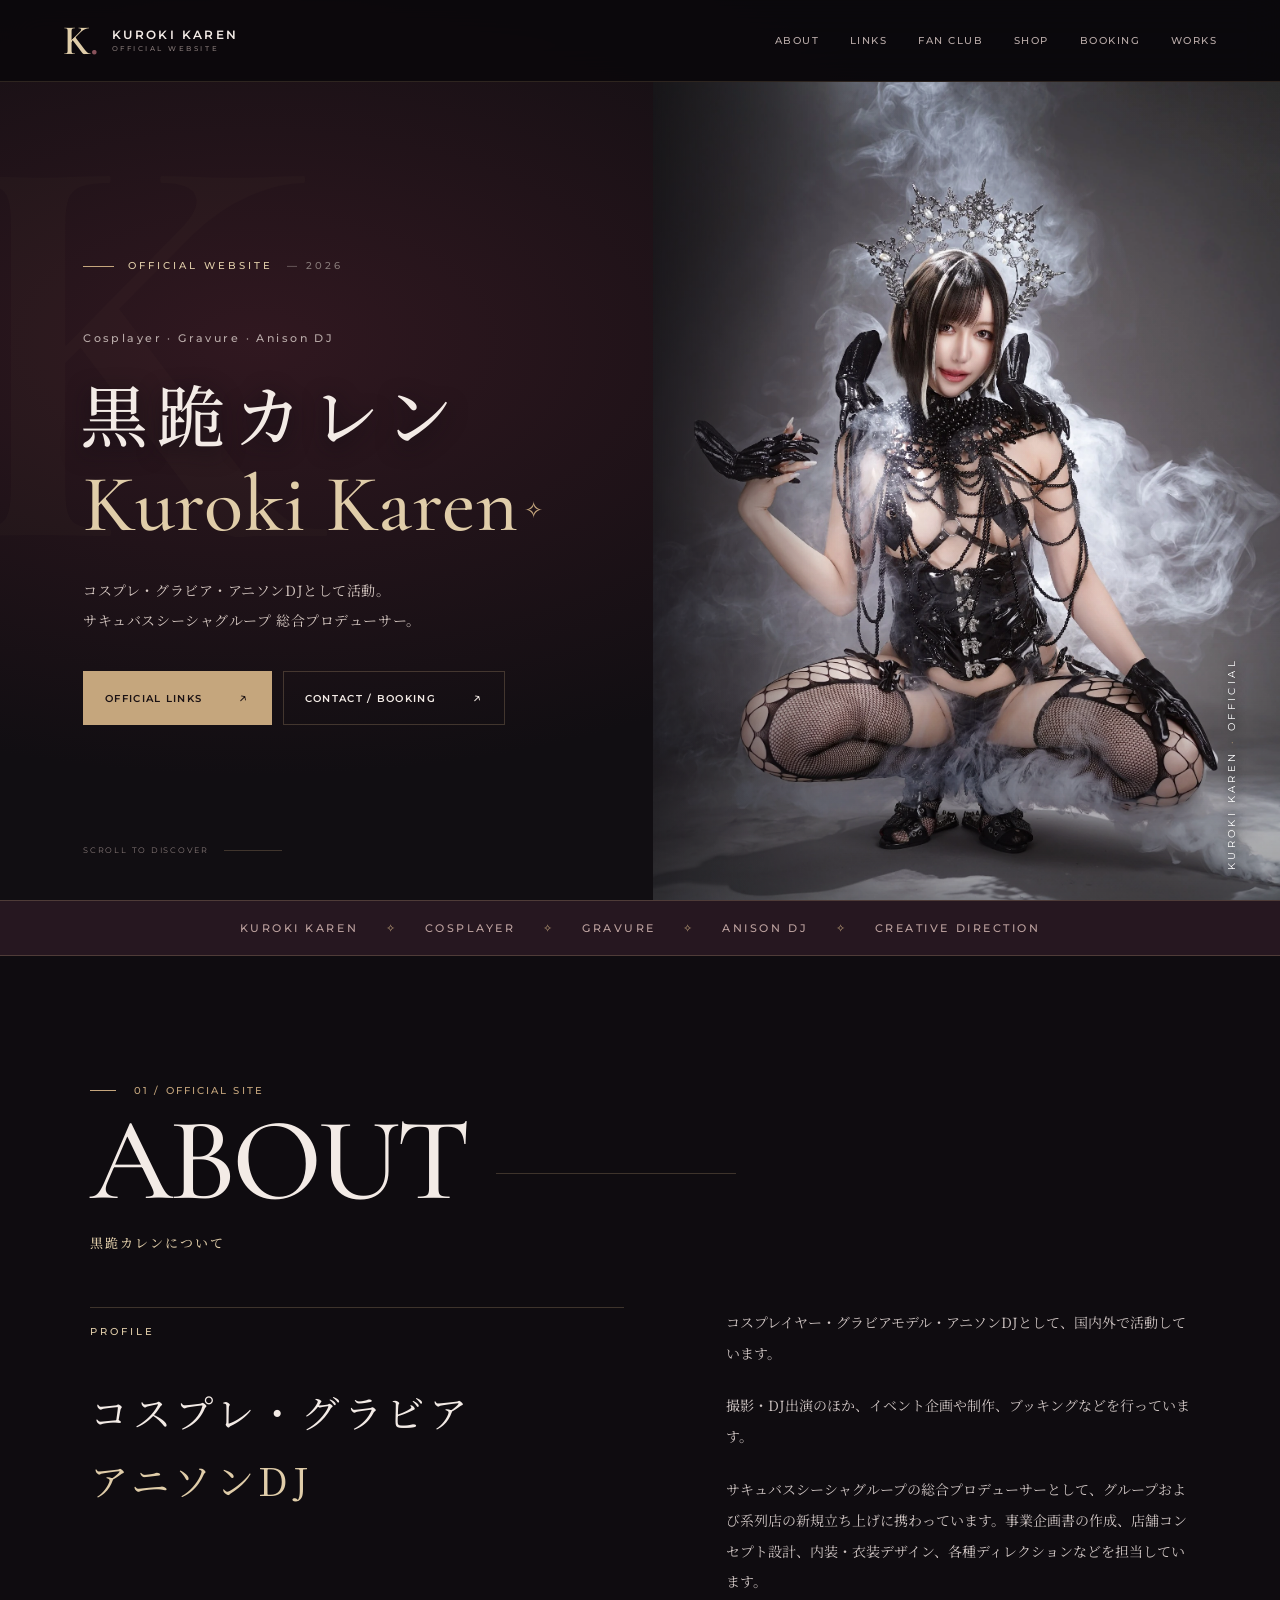
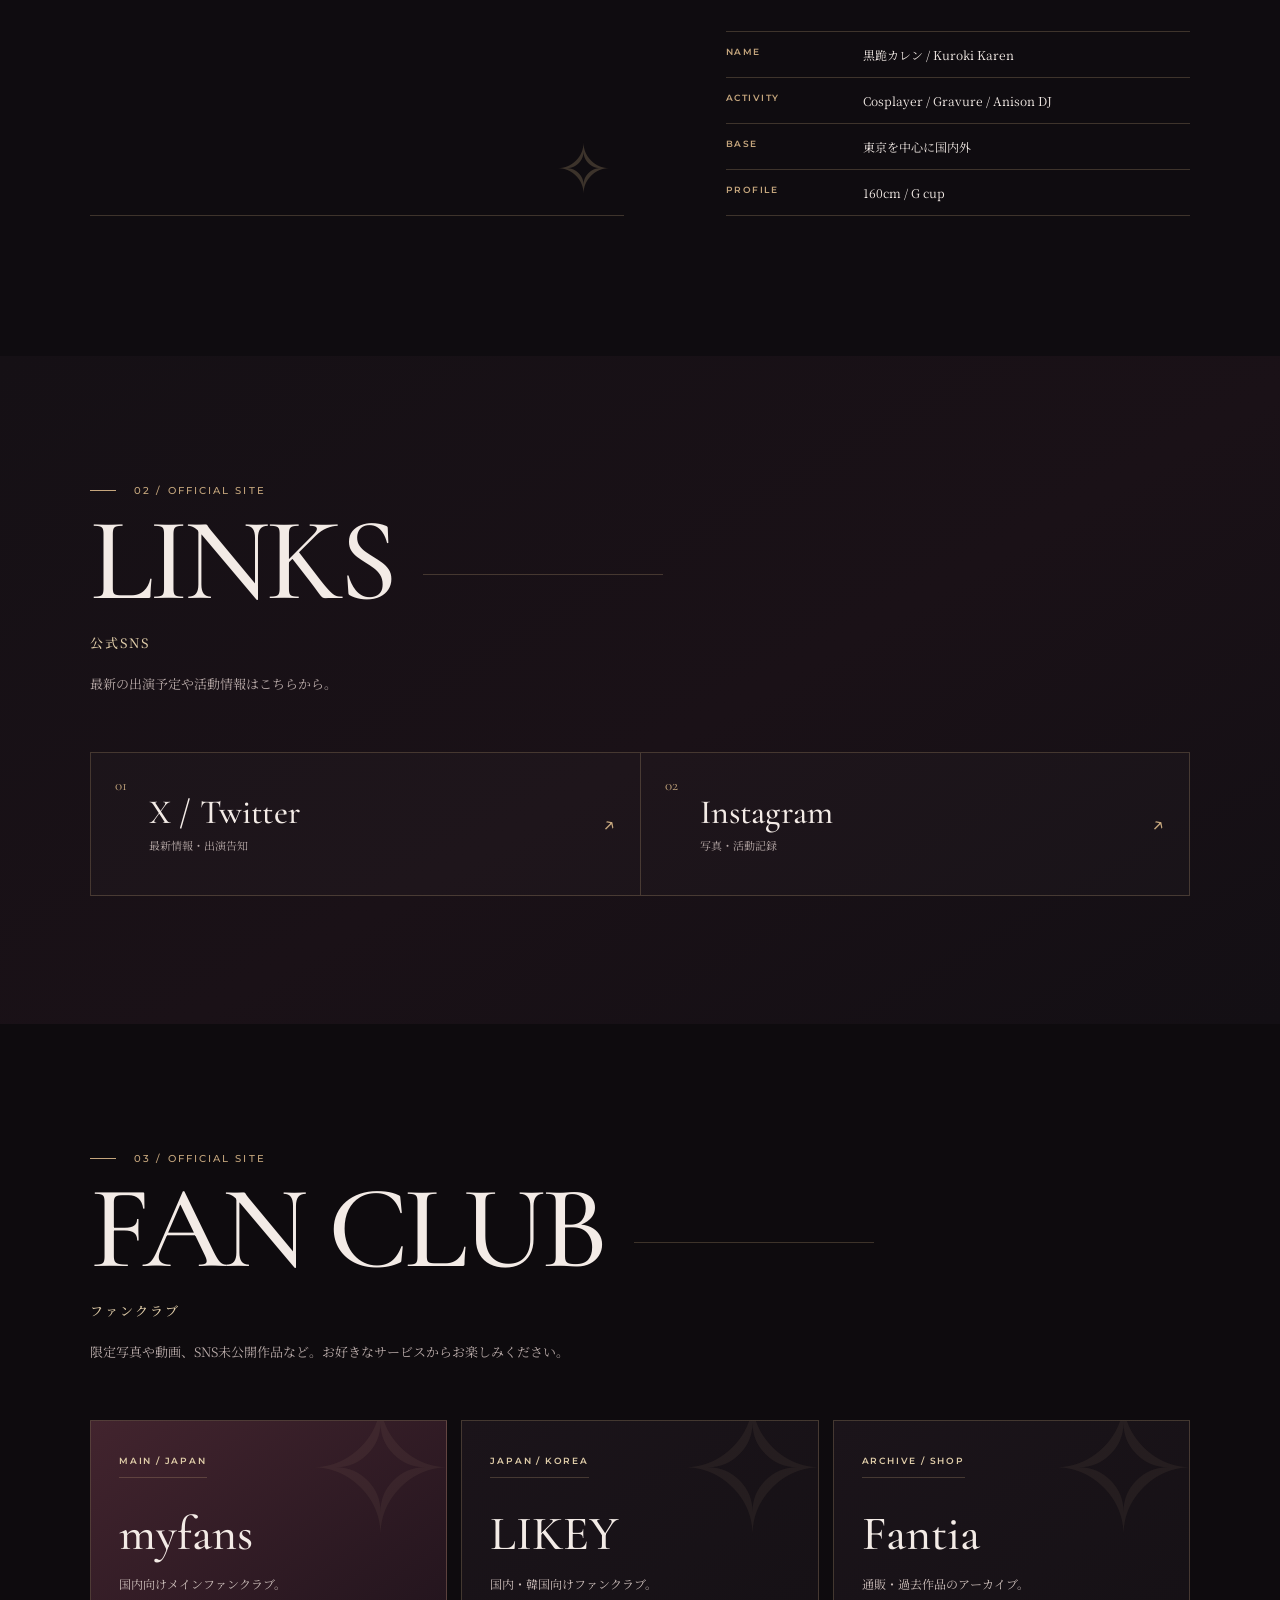
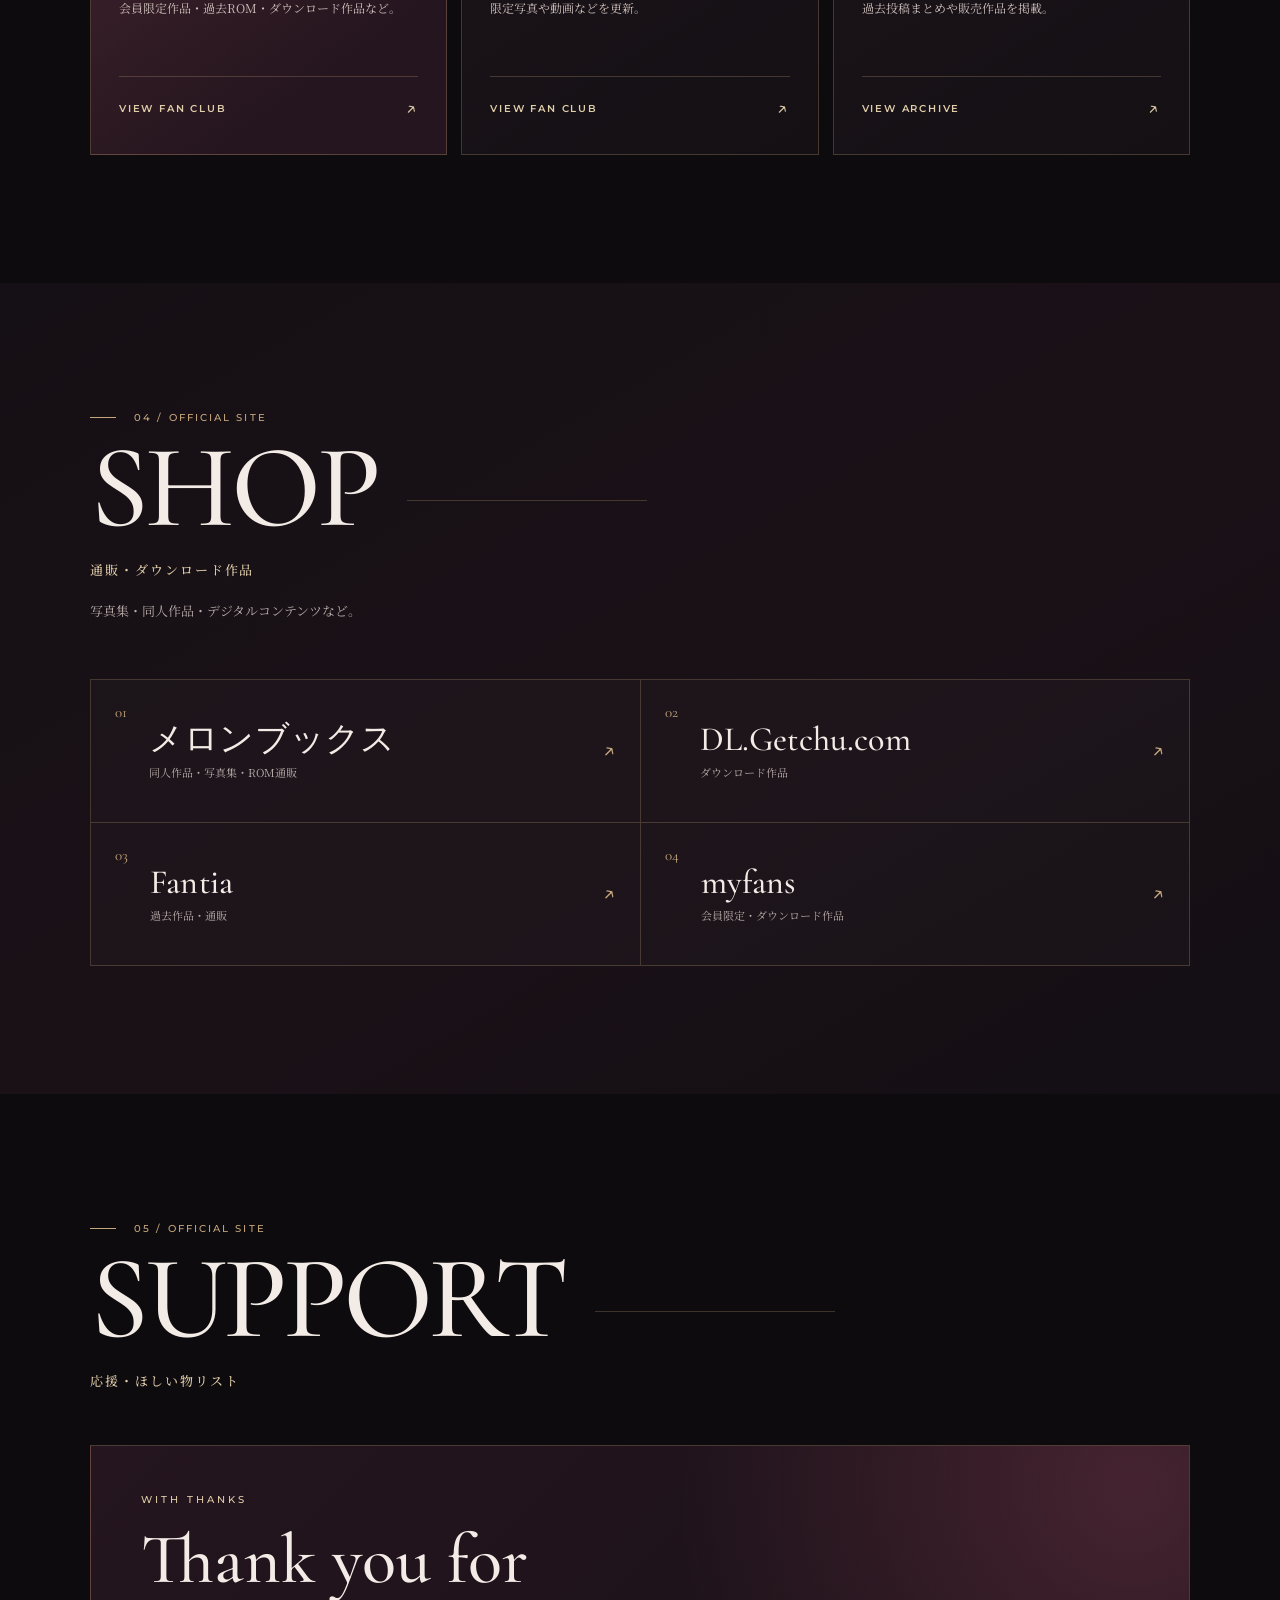
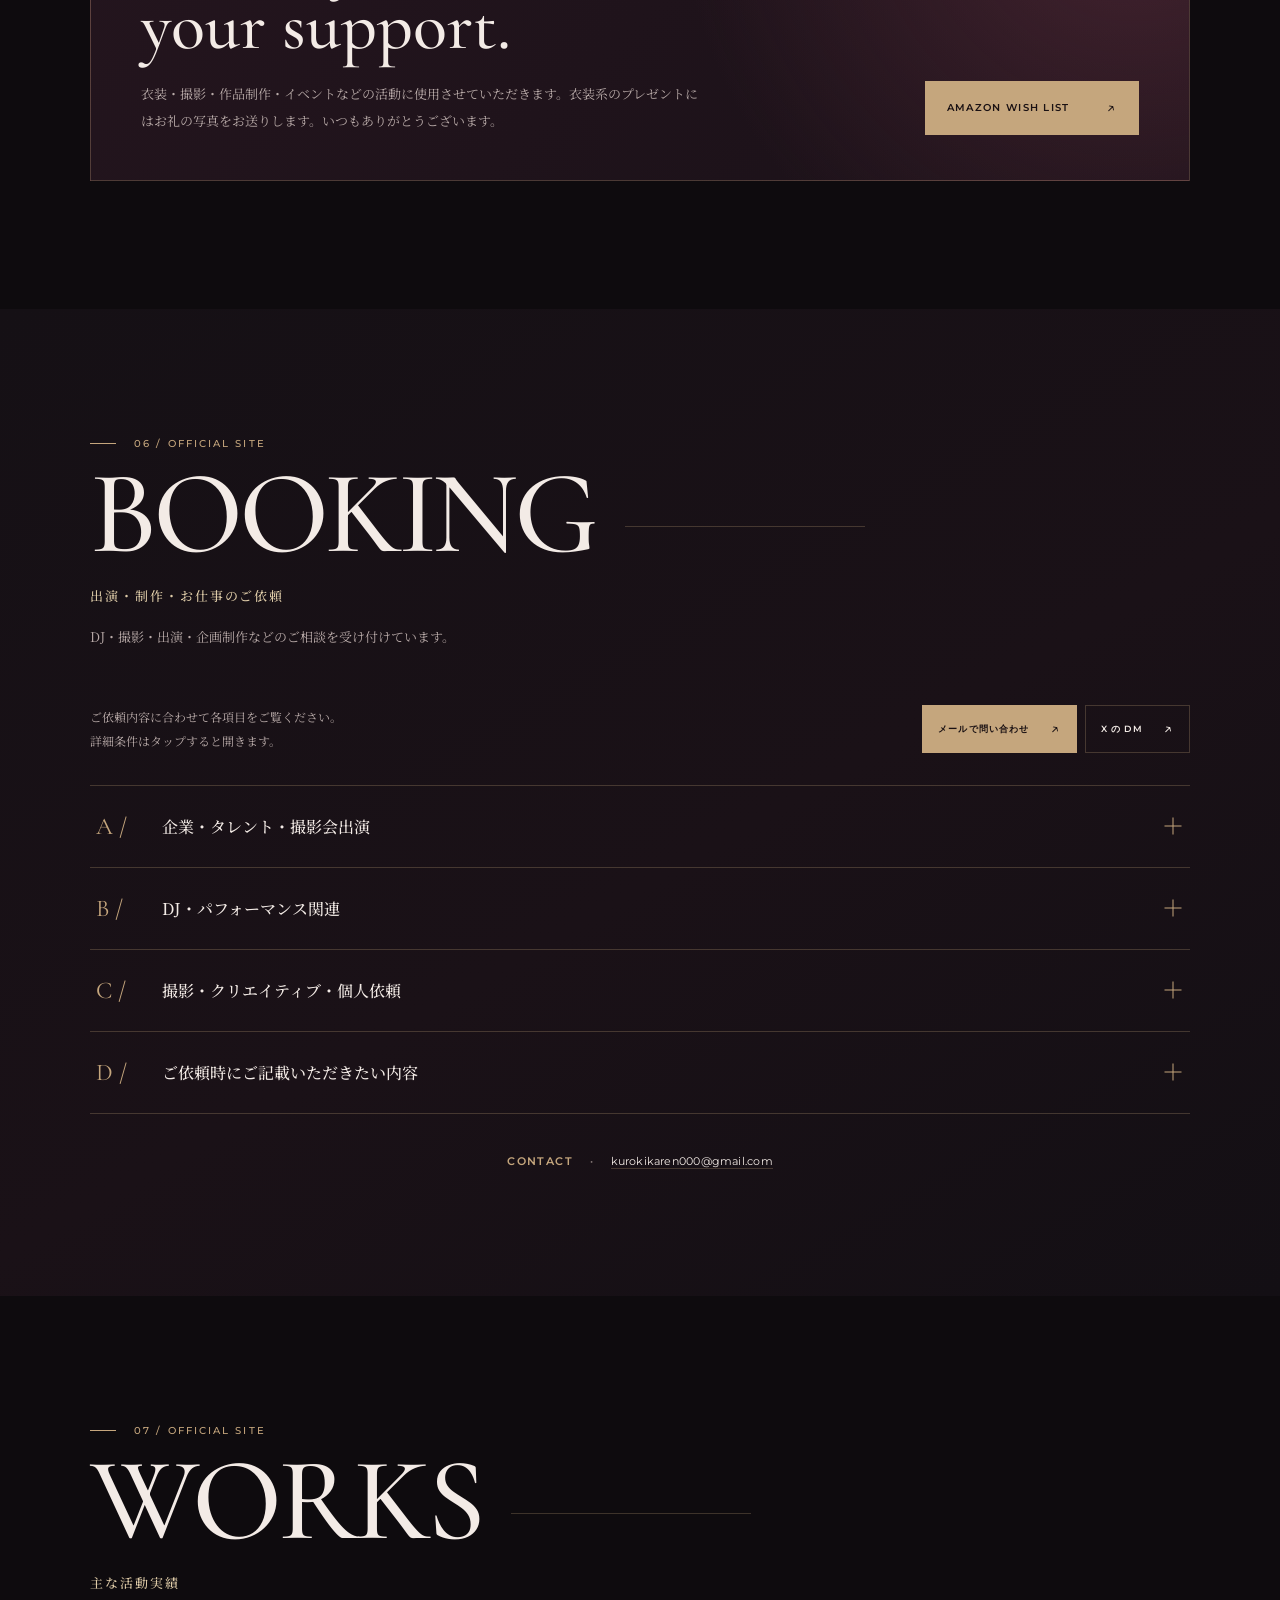
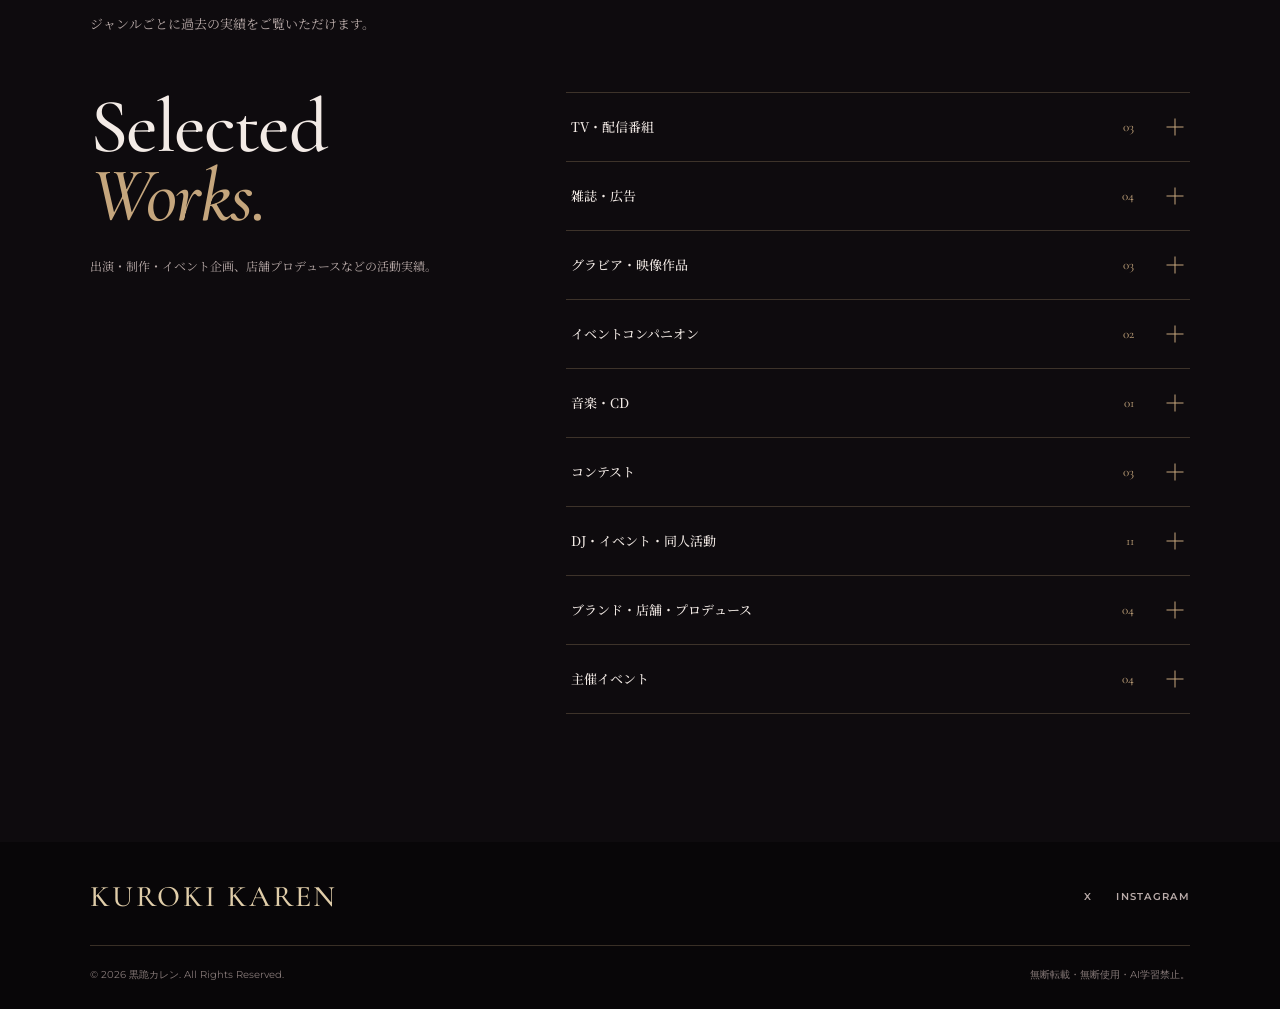
<file: index.html>
<!doctype html>
<html lang="ja">
<head>
<meta charset="utf-8" />
<meta name="viewport" content="width=device-width, initial-scale=1, viewport-fit=cover" />
<title>黒跪カレン｜KUROKI KAREN OFFICIAL SITE</title>
<meta name="description" content="黒跪カレン Kuroki Karen 公式サイト。コスプレイヤー、グラビア、アニソンDJ。SNS・ファンクラブ・作品・お仕事のご依頼はこちら。" />
<meta name="theme-color" content="#0e0b0e" />
<link rel="canonical" href="https://kurokikaren000.github.io/" />
<link rel="icon" type="image/png" href="favicon.png" />
<link rel="apple-touch-icon" href="favicon.png" />
<meta property="og:type" content="website" /><meta property="og:title" content="黒跪カレン｜KUROKI KAREN OFFICIAL SITE" /><meta property="og:description" content="Cosplayer / Gravure / Anison DJ — 黒跪カレン 公式サイト" /><meta property="og:url" content="https://kurokikaren000.github.io/" /><meta property="og:image" content="https://kurokikaren000.github.io/ogp.webp" />
<meta name="twitter:card" content="summary_large_image" /><meta name="twitter:image" content="https://kurokikaren000.github.io/ogp.webp" />
<link rel="preconnect" href="https://fonts.googleapis.com"><link rel="preconnect" href="https://fonts.gstatic.com" crossorigin>
<link href="https://fonts.googleapis.com/css2?family=Cormorant+Garamond:wght@400;500;600;700&family=Noto+Serif+JP:wght@400;500;600&family=Montserrat:wght@400;500;600;700&display=swap" rel="stylesheet" />
<link rel="stylesheet" href="style.css?v=20261023" />
<style>
/* WORKS: event link is visible, keyboard-accessible and iPhone-tappable. */
.work-list .work-event-link{color:var(--gold-pale);text-decoration:underline;text-underline-offset:4px;text-decoration-thickness:1px;display:inline-block;min-height:36px;padding:5px 0;font-weight:600;}
.work-list .work-event-link:hover,.work-list .work-event-link:focus-visible{color:var(--gold);text-decoration-thickness:2px;}
</style>
</head>
<body>
<a class="skip-link" href="#main">本文へスキップ</a>
<header class="site-header" id="top">
 <a href="#top" class="brand" aria-label="黒跪カレン ホームへ"><span class="brand-symbol">K<span class="brand-dot">.</span></span><span class="brand-text">KUROKI KAREN<small>OFFICIAL WEBSITE</small></span></a>
 <nav class="desktop-nav" aria-label="メインメニュー"><a href="#about">ABOUT</a><a href="#links">LINKS</a><a href="#fanclub">FAN CLUB</a><a href="#shop">SHOP</a><a href="#booking">BOOKING</a><a href="#works">WORKS</a></nav>
 <button class="menu-toggle" id="menu-toggle" type="button" aria-label="メニューを開く" aria-expanded="false" aria-controls="mobile-nav"><span></span><span></span><span></span></button>
 <nav class="mobile-nav" id="mobile-nav" aria-label="スマートフォンメニュー" inert><a href="#about">ABOUT</a><a href="#links">LINKS</a><a href="#fanclub">FAN CLUB</a><a href="#shop">SHOP</a><a href="#booking">BOOKING</a><a href="#works">WORKS</a></nav>
</header>
<main id="main">
<section class="hero" aria-labelledby="hero-title">
 <div class="hero-media"><img class="hero-image" src="hero.webp" alt="黒い衣装と装飾冠をまといスモークに包まれた黒跪カレン" fetchpriority="high" width="1537" height="2048"/><div class="hero-image-shade"></div><div class="hero-image-sign">KUROKI KAREN <span>·</span> OFFICIAL</div></div>
 <div class="hero-copy"><div class="hero-copy-inner"><div class="eyebrow"><i></i> OFFICIAL WEBSITE <span>— 2026</span></div><p class="hero-overline">Cosplayer · Gravure · Anison DJ</p><h1 id="hero-title">黒跪カレン</h1><p class="hero-roman">Kuroki Karen<span class="star">✧</span></p><p class="hero-intro">コスプレ・グラビア・アニソンDJとして活動。<br>サキュバスシーシャグループ 総合プロデューサー。</p><div class="hero-actions"><a class="button button-primary" href="#links">OFFICIAL LINKS <span>↗</span></a><a class="button button-ghost" href="#booking">CONTACT / BOOKING <span>↗</span></a></div></div><p class="hero-scroll"><span>SCROLL TO DISCOVER</span><i></i></p></div>
</section>
<div class="ticker" aria-hidden="true"><span>KUROKI KAREN <b>✧</b> COSPLAYER <b>✧</b> GRAVURE <b>✧</b> ANISON DJ <b>✧</b> CREATIVE DIRECTION</span></div>
<section id="about" class="section about-section" aria-labelledby="about-title">
 <div class="section-title reveal"><div class="section-counter">01 / OFFICIAL SITE</div><h2 class="section-heading" id="about-title">ABOUT<span class="title-line" aria-hidden="true"></span></h2><p class="section-ja">黒跪カレンについて</p></div>
 <div class="about-layout"><div class="about-statement reveal"><span class="label-caps">PROFILE</span><p class="statement-jp">コスプレ・グラビア<br><em>アニソンDJ</em></p><span class="statement-mark">✧</span></div><div class="about-copy reveal"><p>コスプレイヤー・グラビアモデル・アニソンDJとして、国内外で活動しています。</p><p>撮影・DJ出演のほか、イベント企画や制作、ブッキングなどを行っています。</p><p>サキュバスシーシャグループの総合プロデューサーとして、グループおよび系列店の新規立ち上げに携わっています。事業企画書の作成、店舗コンセプト設計、内装・衣装デザイン、各種ディレクションなどを担当しています。</p><div class="about-facts"><div><small>NAME</small><strong>黒跪カレン / Kuroki Karen</strong></div><div><small>ACTIVITY</small><strong>Cosplayer / Gravure / Anison DJ</strong></div><div><small>BASE</small><strong>東京を中心に国内外</strong></div><div><small>PROFILE</small><strong>160cm / G cup</strong></div></div></div></div>
</section>
<section id="links" class="section section-tinted" aria-labelledby="links-title"><div class="section-inner">
 <div class="section-title reveal"><div class="section-counter">02 / OFFICIAL SITE</div><h2 class="section-heading" id="links-title">LINKS<span class="title-line" aria-hidden="true"></span></h2><p class="section-ja">公式SNS</p><p class="section-desc">最新の出演予定や活動情報はこちらから。</p></div>
 <div class="links-grid reveal"><a class="link-tile" href="https://x.com/kuroki_karen" target="_blank" rel="noopener noreferrer"><span class="link-count">01</span><span class="link-body"><span class="link-title">X / Twitter</span><span class="link-description">最新情報・出演告知</span></span><span class="link-arrow" aria-hidden="true">↗</span></a><a class="link-tile" href="https://www.instagram.com/kuroki_karen/" target="_blank" rel="noopener noreferrer"><span class="link-count">02</span><span class="link-body"><span class="link-title">Instagram</span><span class="link-description">写真・活動記録</span></span><span class="link-arrow" aria-hidden="true">↗</span></a></div>
 </div></section>
<section id="fanclub" class="section" aria-labelledby="fanclub-title"><div class="section-inner">
 <div class="section-title reveal"><div class="section-counter">03 / OFFICIAL SITE</div><h2 class="section-heading" id="fan club-title">FAN CLUB<span class="title-line" aria-hidden="true"></span></h2><p class="section-ja">ファンクラブ</p><p class="section-desc">限定写真や動画、SNS未公開作品など。お好きなサービスからお楽しみください。</p></div>
 <div class="club-grid reveal"><a class="club-card featured" href="https://myfans.jp/kuroki_karen?utm_medium=referral&utm_source=share&utm_campaign=user_show_share" target="_blank" rel="noopener noreferrer"><span class="club-tag">MAIN / JAPAN</span><h3>myfans</h3><p>国内向けメインファンクラブ。<br>会員限定作品・過去ROM・ダウンロード作品など。</p><span class="club-cta">VIEW FAN CLUB <b>↗</b></span></a><a class="club-card" href="https://linkpota.to/kuroki_karen" target="_blank" rel="noopener noreferrer"><span class="club-tag">JAPAN / KOREA</span><h3>LIKEY</h3><p>国内・韓国向けファンクラブ。<br>限定写真や動画などを更新。</p><span class="club-cta">VIEW FAN CLUB <b>↗</b></span></a><a class="club-card" href="https://fantia.jp/fanclubs/16876" target="_blank" rel="noopener noreferrer"><span class="club-tag">ARCHIVE / SHOP</span><h3>Fantia</h3><p>通販・過去作品のアーカイブ。<br>過去投稿まとめや販売作品を掲載。</p><span class="club-cta">VIEW ARCHIVE <b>↗</b></span></a></div>
</div></section>
<section id="shop" class="section section-tinted" aria-labelledby="shop-title"><div class="section-inner">
 <div class="section-title reveal"><div class="section-counter">04 / OFFICIAL SITE</div><h2 class="section-heading" id="shop-title">SHOP<span class="title-line" aria-hidden="true"></span></h2><p class="section-ja">通販・ダウンロード作品</p><p class="section-desc">写真集・同人作品・デジタルコンテンツなど。</p></div>
 <div class="links-grid reveal"><a class="link-tile" href="https://www.melonbooks.co.jp/circle/index.php?circle_id=67396" target="_blank" rel="noopener noreferrer"><span class="link-count">01</span><span class="link-body"><span class="link-title">メロンブックス</span><span class="link-description">同人作品・写真集・ROM通販</span></span><span class="link-arrow" aria-hidden="true">↗</span></a><a class="link-tile" href="https://dl.getchu.com/search/dojin_circle_detail.php?id=7121" target="_blank" rel="noopener noreferrer"><span class="link-count">02</span><span class="link-body"><span class="link-title">DL.Getchu.com</span><span class="link-description">ダウンロード作品</span></span><span class="link-arrow" aria-hidden="true">↗</span></a><a class="link-tile" href="https://fantia.jp/fanclubs/16876" target="_blank" rel="noopener noreferrer"><span class="link-count">03</span><span class="link-body"><span class="link-title">Fantia</span><span class="link-description">過去作品・通販</span></span><span class="link-arrow" aria-hidden="true">↗</span></a><a class="link-tile" href="https://myfans.jp/kuroki_karen?utm_medium=referral&amp;utm_source=share&amp;utm_campaign=user_show_share" target="_blank" rel="noopener noreferrer"><span class="link-count">04</span><span class="link-body"><span class="link-title">myfans</span><span class="link-description">会員限定・ダウンロード作品</span></span><span class="link-arrow" aria-hidden="true">↗</span></a></div>
</div></section>
<section id="support" class="section support-section" aria-labelledby="support-title"><div class="section-inner">
 <div class="section-title reveal"><div class="section-counter">05 / OFFICIAL SITE</div><h2 class="section-heading" id="support-title">SUPPORT<span class="title-line" aria-hidden="true"></span></h2><p class="section-ja">応援・ほしい物リスト</p></div>
 <div class="support-feature reveal"><div><span class="label-caps">WITH THANKS</span><h3>Thank you for<br>your support.</h3><p>衣装・撮影・作品制作・イベントなどの活動に使用させていただきます。衣装系のプレゼントにはお礼の写真をお送りします。いつもありがとうございます。</p></div><a href="https://www.amazon.jp/hz/wishlist/ls/1CM49VY6FRV9Y?ref_=wl_share" target="_blank" rel="noopener noreferrer" class="button button-primary support-action">AMAZON WISH LIST <span>↗</span></a></div>
</div></section>
<section id="booking" class="section section-tinted" aria-labelledby="booking-title"><div class="section-inner">
 <div class="section-title reveal"><div class="section-counter">06 / OFFICIAL SITE</div><h2 class="section-heading" id="booking-title">BOOKING<span class="title-line" aria-hidden="true"></span></h2><p class="section-ja">出演・制作・お仕事のご依頼</p><p class="section-desc">DJ・撮影・出演・企画制作などのご相談を受け付けています。</p></div>
 <div class="booking-heading reveal"><p>ご依頼内容に合わせて各項目をご覧ください。<br>詳細条件はタップすると開きます。</p><div class="booking-cta"><a class="button button-primary" href="mailto:kurokikaren000@gmail.com?subject=%E5%87%BA%E6%BC%94%E3%83%BB%E3%81%8A%E4%BB%95%E4%BA%8B%E3%81%AE%E3%81%94%E4%BE%9D%E9%A0%BC">メールで問い合わせ <span>↗</span></a><a class="button button-ghost" href="https://x.com/kuroki_karen" target="_blank" rel="noopener noreferrer">X の DM <span>↗</span></a></div></div>
 <div class="accordion-list reveal">
 <details class="booking-detail"><summary><span class="detail-num">A /</span><span>企業・タレント・撮影会出演</span><span class="plus" aria-hidden="true"></span></summary><div class="detail-inner"><p>コンパニオン、モデル、MC、Youtube、グラビア、イベントプロデュースなど</p><dl class="rate-list"><div><dt>お問い合わせ窓口</dt><dd>XのDM、またはメール</dd></div><div><dt>撮影会の報酬条件</dt><dd>基本的に、手取り額がバック率70％以下となる案件はお断りしております。</dd></div></dl><p class="small-note">その他もお気軽にご相談ください。</p></div></details>
 <details class="booking-detail"><summary><span class="detail-num">B /</span><span>DJ・パフォーマンス関連</span><span class="plus" aria-hidden="true"></span></summary><div class="detail-inner"><p>DJ、パーティーガール、イベントプロデュース、ブッキングなど</p><dl class="rate-list"><div><dt>DJ出演</dt><dd>10,000円〜＋交通費</dd></div><div><dt>テキーラガール / パーティーガール</dt><dd>固定10,000円〜＋販売バック</dd></div><div><dt>イベントプロデュース / ブッキング</dt><dd>内容・規模・拘束時間により応相談</dd></div></dl><p class="small-note">イベント規模、拘束時間、遠征の有無などにより料金は別途ご相談可能です。お問い合わせ窓口：XのDM。</p></div></details>
 <details class="booking-detail"><summary><span class="detail-num">C /</span><span>撮影・クリエイティブ・個人依頼</span><span class="plus" aria-hidden="true"></span></summary><div class="detail-inner"><p>個人撮影、デザイン、ROM表紙制作、イラスト制作、同人イベント売り子など</p><dl class="rate-list"><div><dt>個人リクエスト撮影｜私服などの屋外撮影</dt><dd>1時間 10,000円</dd></div><div><dt>個人リクエスト撮影｜セクシー衣装の室内撮影</dt><dd>1時間 15,000円前後</dd></div><div><dt>動画撮影オプション</dt><dd>＋5,000円 / 1時間</dd></div><div><dt>同人イベントの売り子</dt><dd>基本15,000円〜＋往復交通費</dd></div><div><dt>ROM表紙制作</dt><dd>5,000円〜</dd></div><div><dt>カラーイラスト制作</dt><dd>背景なし・キャラクター単体 10,000円〜</dd></div></dl><h4 class="inner-subtitle">個人撮影の重要事項</h4><ul class="plain-list"><li>ヌード撮影はお受けしておりません。</li><li>撮影データの無断販売・無断掲載は禁止です。</li><li>掲載時はレタッチおよび事前確認が必須です。</li><li>スタジオ代はご依頼者様のご負担となります。</li><li>撮影内容・衣装・場所によってはお受けできない場合があります。</li></ul><p class="small-note">ROM表紙制作はリテイク1回まで、納期は2週間〜1か月程度です。商用利用の場合は内容により料金が変動します。その他詳細はXのDMにてご相談ください。</p></div></details>
 <details class="booking-detail"><summary><span class="detail-num">D /</span><span>ご依頼時にご記載いただきたい内容</span><span class="plus" aria-hidden="true"></span></summary><div class="detail-inner"><ul class="plain-list"><li>案件名・イベント名</li><li>開催日または希望日時</li><li>会場・撮影場所・地域</li><li>出演時間・撮影時間・拘束時間</li><li>依頼内容</li><li>出演料・ご予算</li><li>交通費・宿泊費の条件</li><li>撮影内容・衣装</li><li>撮影データの掲載・使用範囲</li><li>ご担当者様名</li><li>ご連絡先</li></ul></div></details>
 </div>
 <p class="booking-mail reveal">CONTACT <span>·</span> <a href="mailto:kurokikaren000@gmail.com">kurokikaren000@gmail.com</a></p>
</div></section>
<section id="works" class="section" aria-labelledby="works-title"><div class="section-inner">
 <div class="section-title reveal"><div class="section-counter">07 / OFFICIAL SITE</div><h2 class="section-heading" id="works-title">WORKS<span class="title-line" aria-hidden="true"></span></h2><p class="section-ja">主な活動実績</p><p class="section-desc">ジャンルごとに過去の実績をご覧いただけます。</p></div>
 <div class="works-layout"><div class="works-lead reveal"><p class="works-big">Selected<br><em>Works.</em></p><p>出演・制作・イベント企画、店舗プロデュースなどの活動実績。</p></div><div class="works-list reveal"><details class="work-accordion"><summary><span>TV・配信番組</span><span class="work-count">03</span><span class="plus" aria-hidden="true"></span></summary><ul class="work-list"><li>Tokyo MX「エスエス」商品紹介コーナー レギュラー出演</li><li>Tokyo MX「エスエス」年明けカウントダウン エキストラ出演</li><li>FRESH!「うにいかTV」メインMC・冠番組出演</li></ul></details><details class="work-accordion"><summary><span>雑誌・広告</span><span class="work-count">04</span><span class="plus" aria-hidden="true"></span></summary><ul class="work-list"><li>「実話ナックルズGOLD」3月号 グラビア掲載</li><li>dazzystore 歌舞伎町ハロウィン ドレス衣装広告モデル</li><li>「月刊コミックZERO-SUM」裏表紙 コスプレ掲載</li><li>「2025コスホリックSPECIAL」Fantia広告モデル掲載</li></ul></details><details class="work-accordion"><summary><span>グラビア・映像作品</span><span class="work-count">03</span><span class="plus" aria-hidden="true"></span></summary><ul class="work-list"><li>DMMDL VR「Apartment Days! act1 黒跪カレン」出演</li><li>DMMDL VR「Apartment Days! act2 黒跪カレン」出演</li><li>NIKKE C105公式動画 ラピ役出演</li></ul></details><details class="work-accordion"><summary><span>イベントコンパニオン</span><span class="work-count">02</span><span class="plus" aria-hidden="true"></span></summary><ul class="work-list"><li>イギリス「HYPER JAPAN 2019」日本代表コスプレイヤー</li><li>シャドウバース アルテマ杯 コンパニオン／アルビダ役</li></ul></details><details class="work-accordion"><summary><span>音楽・CD</span><span class="work-count">01</span><span class="plus" aria-hidden="true"></span></summary><ul class="work-list"><li>PariPismオリジナル楽曲「TEEN☆POP」メインボーカル（楽曲制作：まろん / IOSYS）</li></ul></details><details class="work-accordion"><summary><span>コンテスト</span><span class="work-count">03</span><span class="plus" aria-hidden="true"></span></summary><ul class="work-list"><li>TENGA ハロウィンコスプレコンテスト 優勝</li><li>アニクラJAM 第2回コスプレコンテスト 優勝</li><li>COSCREAM 2019 コスプレコンテスト 準優勝</li></ul></details><details class="work-accordion"><summary><span>DJ・イベント・同人活動</span><span class="work-count">11</span><span class="plus" aria-hidden="true"></span></summary><ul class="work-list"><li>TENGA × 原宿ビットシアター トークショー ゲスト出演</li><li>歌舞伎町「PariPism」レギュラー出演（2016〜2018）</li><li>肉フェス TOKYO 2017 WONDERLAND 出演</li><li>夏の宴・冬の宴 出演</li><li>泡パ GIRLS SUMMER（club asia）出演</li><li>アニクラTMA 出演</li><li>2024 夏の宴 BLACK STAGE DJ出演</li><li>「ガヴリールドロップアウト」原作者・うかみ先生スペースにて売り子</li><li>マカオ「IF同人文化祭15」DJ出演</li><li>肉フェス2025 やぐらステージ DJ出演</li><li>シンガポール「Costica Indies+ 2025」DJ出演</li></ul></details><details class="work-accordion"><summary><span>ブランド・店舗・プロデュース</span><span class="work-count">04</span><span class="plus" aria-hidden="true"></span></summary><ul class="work-list"><li>サキュバスシーシャグループ 総合プロデューサー（グループ・系列店の新規立ち上げ、コンセプト設計、内装・衣装デザイン、各種ディレクション）</li><li>AngelShisha WINGS 店長</li><li>持ち運びシーシャ「SLASH」公式アンバサダー</li><li>六本木バーレスク主催「#ヤバイがすぎる」イベントプロデュース・ブッキング担当</li></ul></details><details class="work-accordion"><summary><span>主催イベント</span><span class="work-count">04</span><span class="plus" aria-hidden="true"></span></summary><ul class="work-list"><li><a class="work-event-link" href="https://animad-official.github.io/" target="_blank" rel="noopener noreferrer" aria-label="アニマッド公式サイトを開く">アニマッド ↗</a></li><li>あにらふぃ～</li><li>女音</li><li>GeekBash</li></ul></details></div></div>
</div></section>

</main>
<footer class="site-footer"><div class="footer-line"><span>KUROKI KAREN</span><div><a href="https://x.com/kuroki_karen" target="_blank" rel="noopener noreferrer" class="">X</a> <a href="https://www.instagram.com/kuroki_karen/" target="_blank" rel="noopener noreferrer" class="">INSTAGRAM</a></div></div><div class="footer-bottom"><span>© <span id="year">2026</span> 黒跪カレン. All Rights Reserved.</span><span>無断転載・無断使用・AI学習禁止。</span></div></footer>
<script src="script.js" defer></script>
</body>
</html>
</file>
<file: style.css>
:root{--bg:#0e0b0e;--bg-deep:#090709;--panel:#161116;--panel2:#1d161c;--burgundy:#371b26;--burgundy2:#4d2631;--gold:#c5a67d;--gold-pale:#e0cda9;--cream:#f3ebe6;--muted:#b9aba9;--muted2:#857877;--line:rgba(197,166,125,.26);--font-en:'Cormorant Garamond',Georgia,serif;--font-jp:'Noto Serif JP',serif;--font-ui:'Montserrat',-apple-system,BlinkMacSystemFont,'Hiragino Kaku Gothic ProN','Yu Gothic',Meiryo,sans-serif}
*,*::before,*::after{box-sizing:border-box}html{background:var(--bg);scroll-behavior:smooth;scroll-padding-top:88px}body{margin:0;color:var(--cream);background:var(--bg);font-family:var(--font-ui);font-size:14px;line-height:1.85;overflow-x:hidden}body.nav-open{overflow:hidden}a{color:inherit;text-decoration:none}img{display:block;max-width:100%}button{font:inherit}.skip-link{position:fixed;top:-100px;left:15px;padding:10px 18px;background:#fff;color:#111;z-index:200}.skip-link:focus{top:8px}::selection{background:#977357;color:#fff}a:focus-visible,button:focus-visible,summary:focus-visible{outline:2px solid var(--gold-pale);outline-offset:5px}
/* Header */
.site-header{z-index:100;position:fixed;inset:0 0 auto 0;height:82px;display:flex;align-items:center;justify-content:space-between;gap:24px;padding:0 clamp(26px,4.9vw,86px);background:rgba(10,8,11,.83);border-bottom:1px solid rgba(197,166,125,.18);backdrop-filter:blur(18px);-webkit-backdrop-filter:blur(18px)}.brand{display:flex;align-items:center;gap:13px;white-space:nowrap;flex-shrink:0}.brand-symbol{font-family:var(--font-en);font-size:42px;font-weight:600;line-height:1;color:var(--gold-pale)}.brand-dot{color:#89525b}.brand-text{display:grid;gap:0;font:600 12px/1.4 var(--font-ui);letter-spacing:.2em}.brand-text small{font-size:7px;font-weight:500;letter-spacing:.36em;color:var(--muted2)}.desktop-nav{display:flex;align-items:center;gap:clamp(16px,2.4vw,40px)}.desktop-nav a{font:500 10px var(--font-ui);letter-spacing:.15em;color:var(--muted);transition:color .3s}.desktop-nav a:hover{color:var(--gold-pale)}.menu-toggle{display:none}.mobile-nav{display:none}
/* Hero */
.hero{display:grid;grid-template-columns:51% 49%;position:relative;min-height:720px;height:min(920px,100svh);padding-top:82px;background:radial-gradient(ellipse at 20% 38%,rgba(69,30,41,.6),transparent 55%),#110e12}.hero-copy{grid-column:1;grid-row:1;display:flex;flex-direction:column;justify-content:center;position:relative;z-index:2;padding:clamp(38px,6.5vw,115px);padding-right:24px}.hero-copy::before{content:'K';font:600 clamp(450px,45vw,750px)/.8 var(--font-en);position:absolute;top:5%;left:-8%;color:rgba(197,166,125,.025);pointer-events:none;z-index:-1}.hero-copy-inner{max-width:660px}.eyebrow,.label-caps{display:flex;align-items:center;gap:14px;letter-spacing:.3em;font-size:10px;font-weight:500;color:var(--gold-pale)}.eyebrow i{width:31px;height:1px;background:var(--gold)}.eyebrow span{color:var(--muted2)}.hero-overline{margin:56px 0 15px;letter-spacing:.22em;color:var(--muted);font:500 11px/1.4 var(--font-ui)}.hero h1{font:500 clamp(40px,5.3vw,82px)/1.5 var(--font-jp);letter-spacing:.13em;white-space:nowrap;margin:0 -50px 0 -3px;text-shadow:0 5px 22px #110d13}.hero-roman{font:500 clamp(42px,6.3vw,90px)/1 var(--font-en);letter-spacing:.005em;margin:0 0 32px;color:var(--gold-pale);white-space:nowrap}.star{margin-left:6px;font-size:23px;vertical-align:50%;color:var(--gold)}.hero-intro{font:400 clamp(12px,1.1vw,14px)/2.1 var(--font-jp);color:#d7c9c3;letter-spacing:.04em;margin:0 0 36px}.hero-actions{display:flex;align-items:stretch;gap:11px;flex-wrap:wrap}.button{display:inline-flex;justify-content:space-between;align-items:center;min-height:51px;gap:36px;padding:14px 21px;border:1px solid var(--line);font:600 10px/1.5 var(--font-ui);letter-spacing:.13em;transition:background .3s,border-color .3s,transform .3s,color .3s;cursor:pointer;text-align:left}.button span{font-size:16px;font-weight:400}.button:hover{transform:translateY(-2px);border-color:var(--gold-pale)}.button-primary{background:var(--gold);color:#1a1113;border-color:var(--gold)}.button-primary:hover{background:var(--gold-pale)}.button-ghost{background:transparent;color:var(--cream)}.button-ghost:hover{background:rgba(197,166,125,.12)}.hero-scroll{position:absolute;bottom:34px;left:clamp(38px,6.5vw,115px);display:flex;align-items:center;gap:15px;letter-spacing:.22em;font-size:8px;color:var(--muted2)}.hero-scroll i{width:58px;height:1px;background:var(--line)}.hero-media{grid-column:2;grid-row:1;position:relative;overflow:hidden;background:#373237}.hero-image{width:100%;height:100%;object-fit:cover;object-position:center 40%;filter:contrast(1.03) saturate(.93)}.hero-image-shade{position:absolute;inset:0;pointer-events:none;background:linear-gradient(90deg,#110e12 0%,rgba(17,14,18,.02) 30%),linear-gradient(0deg,rgba(9,7,10,.55),transparent 35%);opacity:.72}.hero-image-sign{position:absolute;bottom:30px;right:38px;font-size:10px;letter-spacing:.34em;color:#fff;writing-mode:vertical-rl;transform:rotate(180deg);text-shadow:0 2px 10px #000}.hero-image-sign span{color:var(--gold)}.ticker{overflow:hidden;border-top:1px solid var(--line);border-bottom:1px solid var(--line);background:#261720;padding:20px 0;color:#bca19e;white-space:nowrap;text-align:center;font:500 11px var(--font-ui);letter-spacing:.23em}.ticker b{font-weight:400;color:var(--gold);padding:0 22px}
/* General sections */
.section{position:relative;padding:clamp(80px,10vw,152px) clamp(20px,5vw,80px);scroll-margin-top:65px}.section-inner{max-width:1100px;margin:0 auto}.section-tinted{background:linear-gradient(150deg,#151015,#1a1117 55%,#130f14)}.section-title{max-width:1100px;margin:0 auto 55px}.section-counter{font:500 10px var(--font-ui);letter-spacing:.21em;color:var(--gold);display:flex;align-items:center;gap:18px;margin-bottom:8px}.section-counter::before{content:'';width:26px;height:1px;background:var(--gold)}.section-heading{display:flex;align-items:center;gap:30px;font:500 clamp(66px,9.2vw,136px)/.95 var(--font-en);letter-spacing:-.035em;margin:0;color:var(--cream)}.title-line{height:1px;min-width:15px;max-width:240px;flex:1;background:var(--line);margin-top:26px}.section-ja{font:500 13px var(--font-jp);letter-spacing:.15em;color:var(--gold-pale);margin:16px 0 0}.section-desc{font:400 13px/2 var(--font-jp);color:var(--muted);margin:19px 0 0}.label-caps{font-size:10px}
/* About */
.about-section{background:#0f0c10;padding-bottom:140px}.about-layout{max-width:1100px;margin:auto;display:grid;grid-template-columns:1.15fr 1fr;gap:clamp(45px,8vw,155px)}.about-statement{position:relative;padding:15px 0 50px;border-top:1px solid var(--line);border-bottom:1px solid var(--line)}.statement-jp{font:400 clamp(24px,3vw,46px)/1.75 var(--font-jp);letter-spacing:.12em;margin:37px 0 5px}.statement-jp em{color:var(--gold-pale);font-style:normal}.statement-mark{font:400 68px var(--font-en);position:absolute;bottom:2px;right:12px;color:rgba(197,166,125,.25)}.about-copy{font:400 14px/2.2 var(--font-jp);color:#d0c6c4}.about-copy p{margin:0 0 22px}.about-facts{margin-top:34px;border-top:1px solid var(--line)}.about-facts>div{border-bottom:1px solid var(--line);display:grid;grid-template-columns:125px 1fr;gap:12px;padding:14px 0}.about-facts small{font:600 9px var(--font-ui);letter-spacing:.16em;color:var(--gold)}.about-facts strong{font:400 12px var(--font-jp);color:var(--cream)}
/* Link tiles */
.links-grid{display:grid;grid-template-columns:repeat(2,minmax(0,1fr));border-top:1px solid var(--line);border-left:1px solid var(--line)}.link-tile{display:flex;align-items:center;min-height:143px;padding:23px 24px;gap:22px;background:rgba(255,255,255,.015);border-right:1px solid var(--line);border-bottom:1px solid var(--line);transition:background .25s}.link-tile:hover{background:rgba(197,166,125,.08)}.link-count{font:400 15px var(--font-en);color:var(--gold);align-self:flex-start}.link-body{display:flex;flex-direction:column;gap:4px;flex:1;min-width:0}.link-title{font:500 clamp(23px,3vw,34px)/1.15 var(--font-en);letter-spacing:.005em;overflow-wrap:anywhere}.link-description{font:400 11px/1.7 var(--font-jp);color:var(--muted)}.link-arrow{font-size:23px;line-height:1;color:var(--gold);transition:transform .2s}.link-tile:hover .link-arrow{transform:translate(3px,-3px)}
/* Fan club */
.club-grid{display:grid;grid-template-columns:repeat(3,minmax(0,1fr));gap:14px}.club-card{position:relative;display:flex;flex-direction:column;align-items:flex-start;min-height:335px;padding:34px 28px;border:1px solid var(--line);background:linear-gradient(148deg,#1b141a,#141014);transition:transform .3s,background .3s,border .3s;overflow:hidden}.club-card::after{content:'✧';position:absolute;top:-55px;right:-10px;color:rgba(197,166,125,.08);font:180px var(--font-en)}.club-card:hover{transform:translateY(-5px);border-color:rgba(197,166,125,.7);background:linear-gradient(148deg,#2b1a23,#161015)}.club-card.featured{background:linear-gradient(145deg,#42242e,#24151e 74%)}.club-tag{display:inline-block;font:600 9px var(--font-ui);letter-spacing:.2em;color:var(--gold-pale);border-bottom:1px solid var(--line);padding-bottom:11px}.club-card h3{font:500 48px/1 var(--font-en);margin:32px 0 14px}.club-card p{font:400 12px/2 var(--font-jp);color:#cdbfbb;margin:0}.club-cta{display:flex;align-items:center;justify-content:space-between;width:100%;border-top:1px solid var(--line);margin-top:auto;padding-top:19px;color:var(--gold-pale);font:600 10px var(--font-ui);letter-spacing:.18em}.club-cta b{font-size:20px;font-weight:400}
/* Support */
.support-section{background:#0e0b0e}.support-feature{display:grid;grid-template-columns:1fr auto;gap:45px;align-items:end;padding:45px 50px;background:radial-gradient(circle at 95% 12%,rgba(96,47,63,.6),transparent 42%),linear-gradient(135deg,#24151e,#1a1118);border:1px solid var(--line)}.support-feature h3{font:500 clamp(43px,5.5vw,78px)/.93 var(--font-en);margin:18px 0 22px}.support-feature p{font:400 13px/2.1 var(--font-jp);color:var(--muted);max-width:560px;margin:0}.support-action{white-space:nowrap}
/* Booking */
.booking-heading{display:flex;align-items:flex-end;justify-content:space-between;gap:25px;margin-bottom:32px}.booking-heading p{color:var(--muted);font:400 12px/2 var(--font-jp);margin:0}.booking-cta{display:flex;gap:8px;flex-wrap:wrap}.booking-cta .button{padding:11px 15px;min-height:48px;font-size:9px;gap:20px}.accordion-list{border-top:1px solid var(--line)}.booking-detail{border-bottom:1px solid var(--line)}.booking-detail summary,.work-accordion summary{list-style:none;cursor:pointer;display:flex;align-items:center;gap:22px;padding:24px 6px;min-height:81px;font:500 clamp(13px,1.5vw,16px) var(--font-jp);transition:color .2s}.booking-detail summary::-webkit-details-marker,.work-accordion summary::-webkit-details-marker{display:none}.booking-detail summary:hover,.work-accordion summary:hover{color:var(--gold-pale)}.detail-num{font:400 24px var(--font-en);color:var(--gold);width:44px;flex-shrink:0}.plus{display:block;flex-shrink:0;width:22px;height:22px;position:relative;margin-left:auto}.plus::before,.plus::after{content:'';position:absolute;background:var(--gold);top:50%;left:50%;transform:translate(-50%,-50%)}.plus::before{width:17px;height:1px}.plus::after{width:1px;height:17px;transition:transform .2s}.booking-detail[open] .plus::after,.work-accordion[open] .plus::after{transform:translate(-50%,-50%) rotate(90deg)}.detail-inner{padding:0 50px 35px 70px;max-width:1000px;font:400 12px/2 var(--font-jp);color:var(--muted)}.detail-inner>p:first-child{margin-top:0}.rate-list{display:block;margin:20px 0}.rate-list>div{display:grid;grid-template-columns:minmax(200px,1fr) 1fr;gap:24px;border-bottom:1px solid rgba(197,166,125,.14);padding:12px 0}.rate-list dt{color:var(--cream)}.rate-list dd{margin:0;color:var(--gold-pale)}.inner-subtitle{font-size:13px;color:var(--cream);margin:23px 0 7px}.plain-list{padding-left:21px;margin:9px 0 18px}.plain-list li{padding:2px 0}.small-note{color:#a99d99;font-size:11px}.booking-mail{text-align:center;margin:40px 0 0;font:600 11px var(--font-ui);letter-spacing:.13em;color:var(--gold)}.booking-mail span{color:var(--muted2);padding:0 12px}.booking-mail a{color:var(--cream);font-weight:400;letter-spacing:.02em;border-bottom:1px solid var(--line);overflow-wrap:anywhere}
/* Works */
.works-layout{display:grid;grid-template-columns:.65fr 1fr;gap:70px}.works-big{font:500 clamp(52px,6vw,88px)/.9 var(--font-en);letter-spacing:-.025em;margin:0 0 24px}.works-big em{font-style:italic;color:var(--gold)}.works-lead>p:last-child{color:var(--muted);font:400 12px/2 var(--font-jp)}.works-list{border-top:1px solid var(--line)}.work-accordion{border-bottom:1px solid var(--line)}.work-accordion summary{min-height:68px;padding:16px 5px;gap:12px;font-size:13px}.work-count{font:400 13px var(--font-en);color:var(--gold);margin-left:auto}.work-accordion .plus{margin-left:19px;width:20px;height:20px}.work-list{margin:0 0 25px;padding:0 18px 0 25px;color:var(--muted);font:400 12px/2 var(--font-jp)}.work-list li{padding:3px 0}
/* Closing / footer */
.closing{text-align:center;padding:110px 20px 130px;border-top:1px solid var(--line);background:radial-gradient(ellipse at center,#37212b,#160f15 60%,#100c11);}.closing-star{font:300 55px var(--font-en);color:var(--gold);margin:0}.closing-label{font:600 9px var(--font-ui);color:var(--gold-pale);letter-spacing:.32em}.closing h2{font:500 clamp(46px,7vw,82px)/1 var(--font-en);margin:23px auto 43px}.closing-back{font:600 10px var(--font-ui);letter-spacing:.2em;border-bottom:1px solid var(--gold);padding-bottom:9px;color:var(--gold-pale)}.site-footer{padding:36px clamp(20px,5vw,80px) 27px;background:#080608}.footer-line,.footer-bottom{display:flex;justify-content:space-between;gap:20px;max-width:1100px;margin:auto}.footer-line{padding-bottom:30px;border-bottom:1px solid var(--line);align-items:center}.footer-line>span{font:500 30px var(--font-en);letter-spacing:.08em;color:var(--gold-pale)}.footer-line div{display:flex;gap:24px}.footer-line a{font:600 10px var(--font-ui);letter-spacing:.13em;color:var(--muted)}.footer-bottom{padding-top:22px;font:400 10px var(--font-ui);color:var(--muted2)}
/* Opt-in reveals (no JS does not hide content) */
.js .reveal{opacity:0;transform:translateY(20px);transition:opacity .75s ease,transform .75s ease}.js .reveal.visible{opacity:1;transform:translateY(0)}
@media(max-width:1080px){.site-header{padding:0 30px}.desktop-nav{gap:17px}.desktop-nav a{font-size:9px}.hero{grid-template-columns:52% 48%;min-height:670px}.hero-copy{padding-left:5vw}.hero h1{font-size:clamp(35px,5vw,62px)}.hero-roman{font-size:clamp(41px,5vw,67px)}.hero-scroll{left:5vw}.button{gap:19px}.works-layout{gap:38px}}
@media(max-width:800px){html{scroll-padding-top:64px}.site-header{height:64px;padding:0 20px}.brand-symbol{font-size:36px}.brand-text{font-size:10px}.desktop-nav{display:none}.menu-toggle{display:flex;position:relative;z-index:110;width:48px;height:48px;border:1px solid var(--line);background:rgba(197,166,125,.04);align-items:center;justify-content:center;flex-direction:column;gap:6px;color:var(--gold-pale);cursor:pointer}.menu-toggle span{display:block;height:1px;width:20px;background:currentColor;transition:transform .2s,opacity .2s}.menu-toggle[aria-expanded=true] span:first-child{transform:translateY(7px) rotate(45deg)}.menu-toggle[aria-expanded=true] span:nth-child(2){opacity:0}.menu-toggle[aria-expanded=true] span:last-child{transform:translateY(-7px) rotate(-45deg)}.mobile-nav{display:flex;flex-direction:column;position:fixed;top:64px;left:0;right:0;max-height:calc(100svh - 64px);overflow:auto;background:#171016;z-index:105;border-bottom:1px solid var(--line);padding:18px 28px 30px;transform:translateY(-125%);opacity:0;visibility:hidden;pointer-events:none;transition:transform .35s,opacity .35s,visibility .35s}.mobile-nav.is-open{transform:none;opacity:1;visibility:visible;pointer-events:auto}.mobile-nav a{font:500 24px/1 var(--font-en);padding:17px 5px;border-bottom:1px solid var(--line);letter-spacing:.12em}.hero{padding-top:64px;display:flex;flex-direction:column;height:auto;min-height:0}.hero-media{order:1;width:100%;height:auto;max-height:none;aspect-ratio:4/4.1}.hero-image{object-position:center 38%}.hero-image-shade{background:linear-gradient(0deg,rgba(15,11,15,.6),transparent 20%)}.hero-image-sign{right:15px;bottom:17px;font-size:8px}.hero-copy{order:2;padding:32px 24px 61px;background:radial-gradient(ellipse at 50% 0%,rgba(65,29,40,.5),transparent 75%),#120d12}.hero-copy::before{font-size:470px;top:10%}.hero-copy-inner{max-width:700px;margin:0 auto;width:100%}.eyebrow{font-size:8px;gap:11px}.eyebrow i{width:18px}.hero-overline{margin:28px 0 10px;font-size:10px}.hero h1{font-size:clamp(37px,7vw,65px);margin:0;letter-spacing:.11em}.hero-roman{font-size:clamp(51px,10vw,75px);margin-bottom:19px}.hero-intro{font-size:12px;line-height:2.1;margin:0 0 25px}.hero-scroll{display:none}.ticker{padding:16px 0;font-size:9px}.section{padding:80px 22px}.section-heading{font-size:clamp(68px,12vw,112px)}.section-title{margin-bottom:38px}.about-layout{grid-template-columns:1fr;gap:35px}.about-section{padding-bottom:90px}.about-statement{padding-bottom:32px}.statement-jp{font-size:clamp(26px,5vw,39px)}.club-grid{grid-template-columns:repeat(2,minmax(0,1fr))}.club-card{min-height:300px}.club-card:last-child{grid-column:span 2;min-height:240px}.support-feature{grid-template-columns:1fr;padding:35px;gap:26px}.support-action{justify-self:start}.booking-heading{flex-direction:column;align-items:start}.works-layout{grid-template-columns:1fr;gap:28px}.works-big{font-size:70px}.works-lead{display:flex;align-items:end;justify-content:space-between;gap:22px}.works-lead>p:last-child{max-width:250px}}
@media(max-width:570px){.hero-media{aspect-ratio:4/4.5}.hero h1{font-size:clamp(38px,10.2vw,52px)}.hero-roman{font-size:clamp(45px,13vw,67px)}.hero-actions{display:grid;grid-template-columns:1fr 1fr;gap:8px}.hero-actions .button{min-height:49px;padding:12px 13px;gap:8px;font-size:8px;letter-spacing:.045em}.hero-actions .button span{font-size:15px}.hero-copy{padding:30px 20px 50px}.hero-intro{font-size:11px;letter-spacing:0}.section{padding:76px 20px}.section-heading{font-size:clamp(68px,17.4vw,95px)}.section-counter{font-size:9px}.section-ja{font-size:12px}.section-desc{font-size:11px}.about-facts>div{grid-template-columns:95px 1fr}.about-copy{font-size:12px}.links-grid{grid-template-columns:1fr}.link-tile{min-height:112px;padding:20px 18px}.link-title{font-size:29px}.link-description{font-size:11px}.club-grid{grid-template-columns:1fr;gap:10px}.club-card,.club-card:last-child{grid-column:auto;min-height:270px;padding:30px 28px}.club-card h3{font-size:47px;margin:21px 0 12px}.club-cta{margin-top:auto}.support-feature{padding:28px 22px}.support-feature h3{font-size:52px}.support-feature p{font-size:11px}.support-action{width:100%}.booking-cta{display:grid;grid-template-columns:1fr 1fr;width:100%}.booking-cta .button{padding:10px;gap:8px;font-size:9px}.booking-detail summary{font-size:12px;gap:8px;min-height:76px}.detail-num{font-size:21px;width:37px}.detail-inner{padding:0 5px 25px 45px;font-size:11px}.rate-list>div{grid-template-columns:1fr;gap:3px}.rate-list dd{padding-bottom:3px}.works-big{font-size:59px}.works-lead{display:block}.work-accordion summary{font-size:11px}.work-list{font-size:11px}.closing{padding:80px 20px 105px}.closing h2{font-size:48px}.footer-line,.footer-bottom{flex-direction:column;gap:14px}.footer-line>span{font-size:26px}.footer-bottom{font-size:9px}}
@media(max-width:370px){.brand-text{letter-spacing:.09em}.hero h1{font-size:36px}.hero-roman{font-size:43px}.hero-actions{grid-template-columns:1fr}.hero-actions .button{justify-content:space-between}.section-heading{font-size:67px}.booking-cta{grid-template-columns:1fr}.about-facts>div{grid-template-columns:1fr;gap:4px}.works-big{font-size:50px}}
@media(prefers-reduced-motion:reduce){html{scroll-behavior:auto}*,*::before,*::after{animation:none!important;transition:none!important}.js .reveal{opacity:1;transform:none}}
/* Keep decorative heading rules from widening narrow phones. */
@media(max-width:570px){.section-heading .title-line{display:none}}
@media(max-width:370px){.section-heading{font-size:57px}}
@media(max-width:800px){.hero-copy{overflow:hidden}}
</file>
